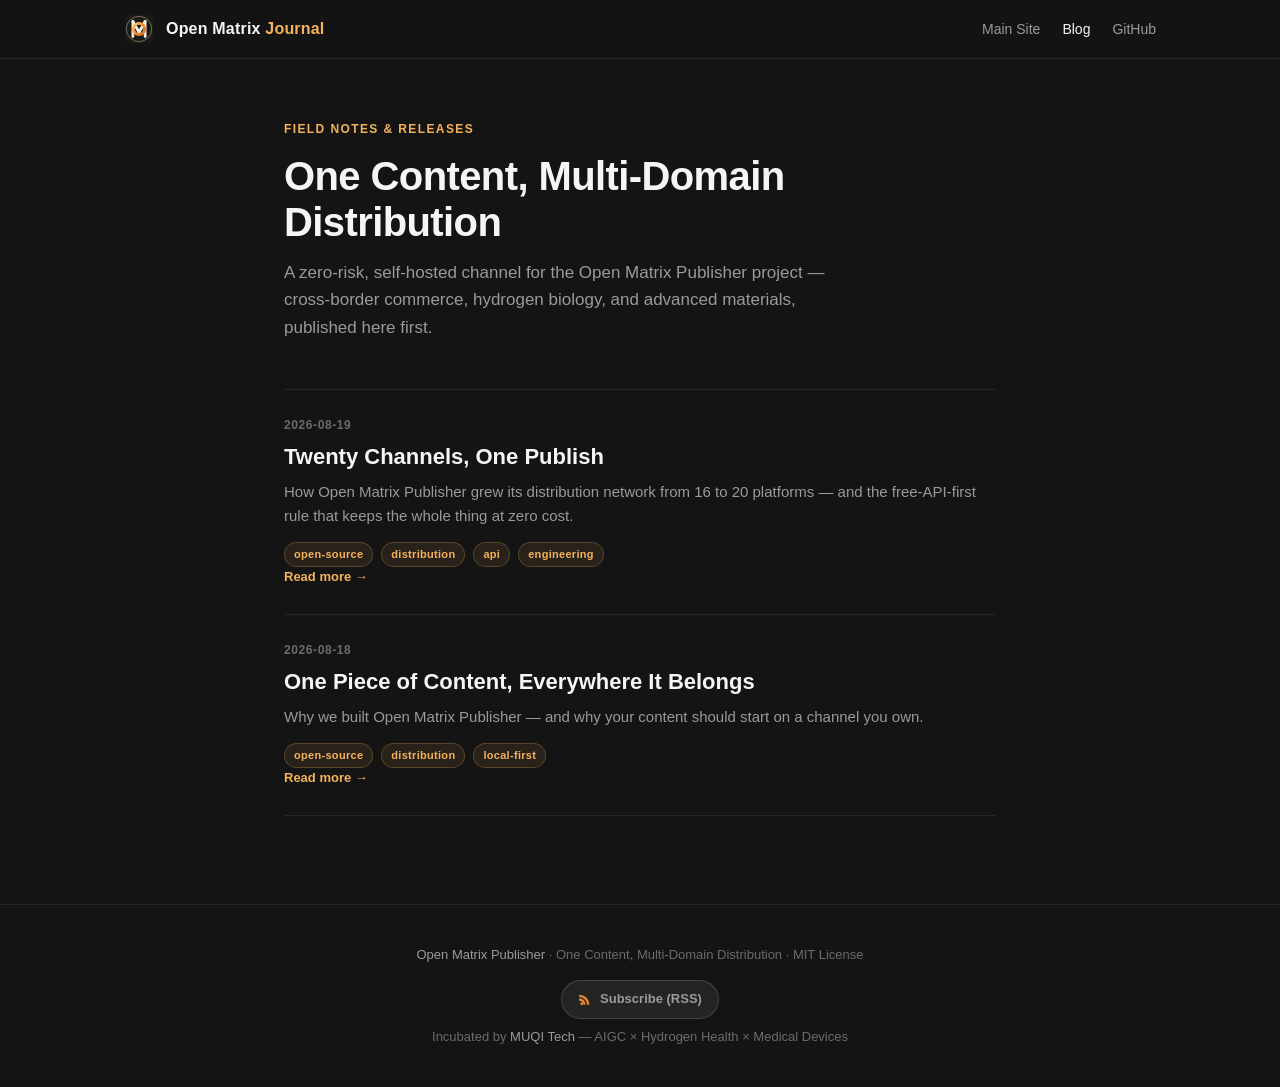
<file: blog/index.html>
<!DOCTYPE html>
<html lang="en">
<head>
<meta charset="UTF-8">
<meta name="viewport" content="width=device-width, initial-scale=1.0">
<title>Open Matrix Journal · One Content, Multi-Domain Distribution</title>
<meta name="description" content="A zero-risk, self-hosted journal for Open Matrix Publisher.">
<meta property="og:title" content="Open Matrix Journal · One Content, Multi-Domain Distribution">
<meta property="og:description" content="A zero-risk, self-hosted journal for Open Matrix Publisher.">
<meta property="og:type" content="website">
<link rel="icon" href="../favicon.ico" sizes="any">
<link rel="alternate" type="application/atom+xml" title="Open Matrix Journal · One Content, Multi-Domain Distribution" href="atom.xml">
<link rel="stylesheet" href="assets/blog.css">
</head>
<body>
<header class="site-head">
  <div class="head-inner">
    <a class="brand" href="../index.html">
      <img src="../logo.svg" alt="Open Matrix Publisher" class="brand-logo">
      <span class="brand-name">Open Matrix <em>Journal</em></span>
    </a>
    <nav class="head-nav">
      <a href="../index.html">Main Site</a>
      <a href="index.html" class="active">Blog</a>
      <a href="https://github.com/Martin-MQtech/open-matrix-publisher">GitHub</a>
    </nav>
  </div>
</header>
<main class="wrap">
<div class="journal-head"><span class="journal-kicker">Field Notes &amp; Releases</span><h1 class="journal-title">One Content, Multi-Domain Distribution</h1><p class="journal-desc">A zero-risk, self-hosted channel for the Open Matrix Publisher project — cross-border commerce, hydrogen biology, and advanced materials, published here first.</p></div><div class="post-list"><a class="post-card" href="posts/twenty-channels-one-publish.html"><div class="post-date">2026-08-19</div><h2>Twenty Channels, One Publish</h2><p class="post-desc">How Open Matrix Publisher grew its distribution network from 16 to 20 platforms — and the free-API-first rule that keeps the whole thing at zero cost.</p><div class="post-tags"><span class="tag">open-source</span><span class="tag">distribution</span><span class="tag">api</span><span class="tag">engineering</span></div><div class="read-more">Read more →</div></a><a class="post-card" href="posts/hello-world.html"><div class="post-date">2026-08-18</div><h2>One Piece of Content, Everywhere It Belongs</h2><p class="post-desc">Why we built Open Matrix Publisher — and why your content should start on a channel you own.</p><div class="post-tags"><span class="tag">open-source</span><span class="tag">distribution</span><span class="tag">local-first</span></div><div class="read-more">Read more →</div></a></div>
</main>
<footer class="site-foot">
  <p><a href="../index.html">Open Matrix Publisher</a> · One Content, Multi-Domain Distribution · MIT License</p>
  <p class="foot-actions">
    <a class="rss-btn" href="atom.xml">
      <svg viewBox="0 0 24 24" aria-hidden="true"><path d="M6.18 17.82a2.4 2.4 0 1 1 0 4.8 2.4 2.4 0 0 1 0-4.8ZM2 4.5A17.5 17.5 0 0 1 19.5 22h-4.1A13.4 13.4 0 0 0 2 8.6V4.5Zm0 6.3a11.2 11.2 0 0 1 11.2 11.2h-4.1A7.1 7.1 0 0 0 2 14.9v-4.1Z"/></svg>
      Subscribe (RSS)
    </a>
  </p>
  <p class="foot-muted">Incubated by <a href="https://www.emuqi.com">MUQI Tech</a> — AIGC × Hydrogen Health × Medical Devices</p>
</footer>
</body>
</html>
</file>
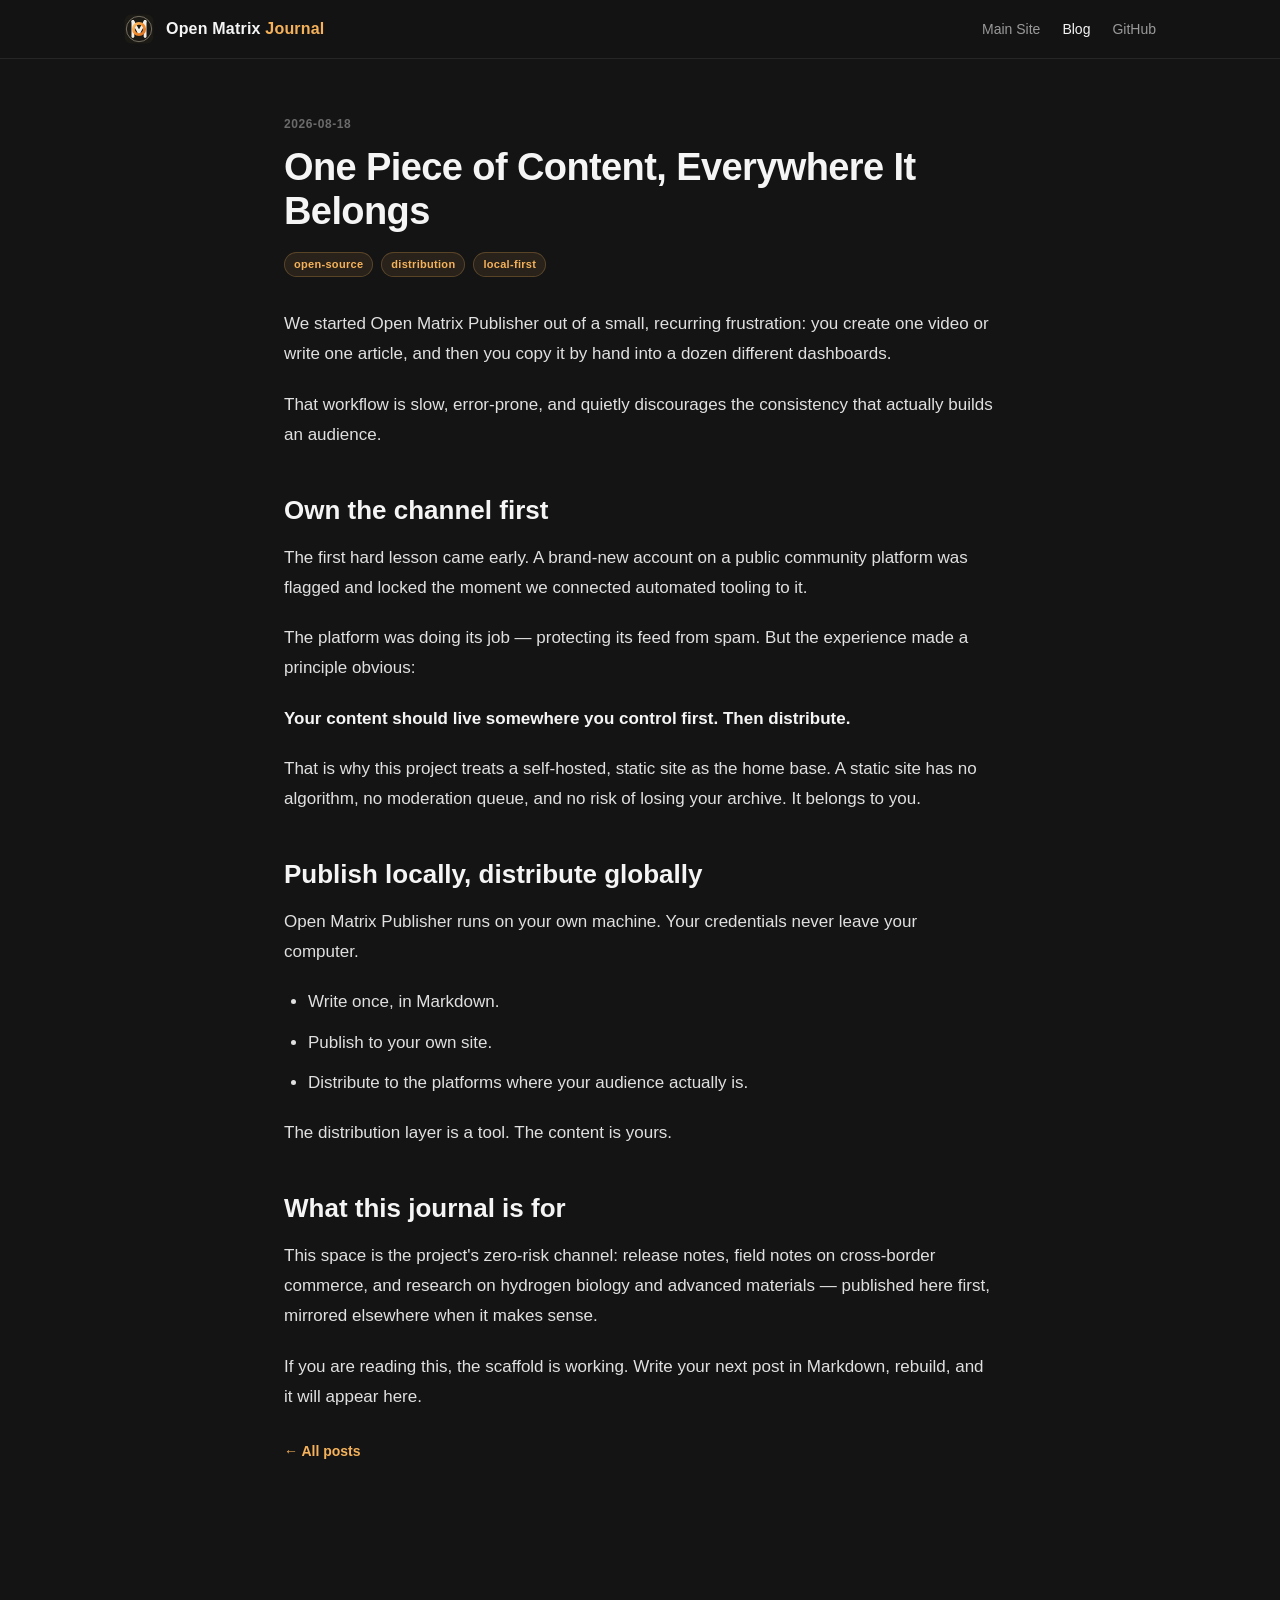
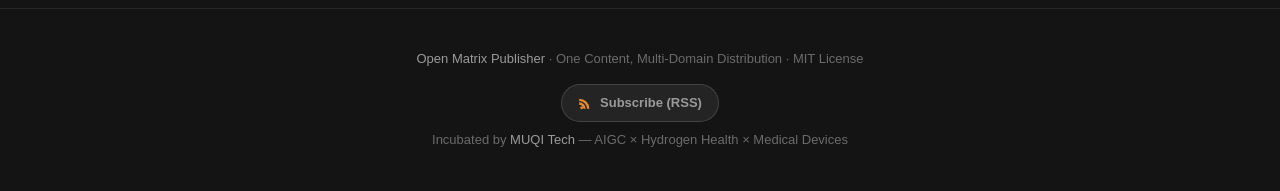
<file: blog/posts/hello-world.html>
<!DOCTYPE html>
<html lang="en">
<head>
<meta charset="UTF-8">
<meta name="viewport" content="width=device-width, initial-scale=1.0">
<title>One Piece of Content, Everywhere It Belongs · Open Matrix Journal</title>
<meta name="description" content="Why we built Open Matrix Publisher — and why your content should start on a channel you own.">
<meta property="og:title" content="One Piece of Content, Everywhere It Belongs · Open Matrix Journal">
<meta property="og:description" content="Why we built Open Matrix Publisher — and why your content should start on a channel you own.">
<meta property="og:type" content="website">
<link rel="icon" href="../../favicon.ico" sizes="any">
<link rel="alternate" type="application/atom+xml" title="One Piece of Content, Everywhere It Belongs · Open Matrix Journal" href="../atom.xml">
<link rel="stylesheet" href="../assets/blog.css">
</head>
<body>
<header class="site-head">
  <div class="head-inner">
    <a class="brand" href="../../index.html">
      <img src="../../logo.svg" alt="Open Matrix Publisher" class="brand-logo">
      <span class="brand-name">Open Matrix <em>Journal</em></span>
    </a>
    <nav class="head-nav">
      <a href="../../index.html">Main Site</a>
      <a href="../index.html" class="active">Blog</a>
      <a href="https://github.com/Martin-MQtech/open-matrix-publisher">GitHub</a>
    </nav>
  </div>
</header>
<main class="wrap">
<article class="article"><div class="post-date">2026-08-18</div><h1>One Piece of Content, Everywhere It Belongs</h1><div class="post-tags"><span class="tag">open-source</span><span class="tag">distribution</span><span class="tag">local-first</span></div><div class="article-body"><p>We started Open Matrix Publisher out of a small, recurring frustration: you create one video or write one article, and then you copy it by hand into a dozen different dashboards.</p>
<p>That workflow is slow, error-prone, and quietly discourages the consistency that actually builds an audience.</p>
<h2>Own the channel first</h2>
<p>The first hard lesson came early. A brand-new account on a public community platform was flagged and locked the moment we connected automated tooling to it.</p>
<p>The platform was doing its job — protecting its feed from spam. But the experience made a principle obvious:</p>
<p><strong>Your content should live somewhere you control first. Then distribute.</strong></p>
<p>That is why this project treats a self-hosted, static site as the home base. A static site has no algorithm, no moderation queue, and no risk of losing your archive. It belongs to you.</p>
<h2>Publish locally, distribute globally</h2>
<p>Open Matrix Publisher runs on your own machine. Your credentials never leave your computer.</p>
<ul>
<li>Write once, in Markdown.</li>
<li>Publish to your own site.</li>
<li>Distribute to the platforms where your audience actually is.</li>
</ul>
<p>The distribution layer is a tool. The content is yours.</p>
<h2>What this journal is for</h2>
<p>This space is the project's zero-risk channel: release notes, field notes on cross-border commerce, and research on hydrogen biology and advanced materials — published here first, mirrored elsewhere when it makes sense.</p>
<p>If you are reading this, the scaffold is working. Write your next post in Markdown, rebuild, and it will appear here.</p></div><a class="back-link" href="../index.html">All posts</a></article>
</main>
<footer class="site-foot">
  <p><a href="../../index.html">Open Matrix Publisher</a> · One Content, Multi-Domain Distribution · MIT License</p>
  <p class="foot-actions">
    <a class="rss-btn" href="../atom.xml">
      <svg viewBox="0 0 24 24" aria-hidden="true"><path d="M6.18 17.82a2.4 2.4 0 1 1 0 4.8 2.4 2.4 0 0 1 0-4.8ZM2 4.5A17.5 17.5 0 0 1 19.5 22h-4.1A13.4 13.4 0 0 0 2 8.6V4.5Zm0 6.3a11.2 11.2 0 0 1 11.2 11.2h-4.1A7.1 7.1 0 0 0 2 14.9v-4.1Z"/></svg>
      Subscribe (RSS)
    </a>
  </p>
  <p class="foot-muted">Incubated by <a href="https://www.emuqi.com">MUQI Tech</a> — AIGC × Hydrogen Health × Medical Devices</p>
</footer>
</body>
</html>
</file>
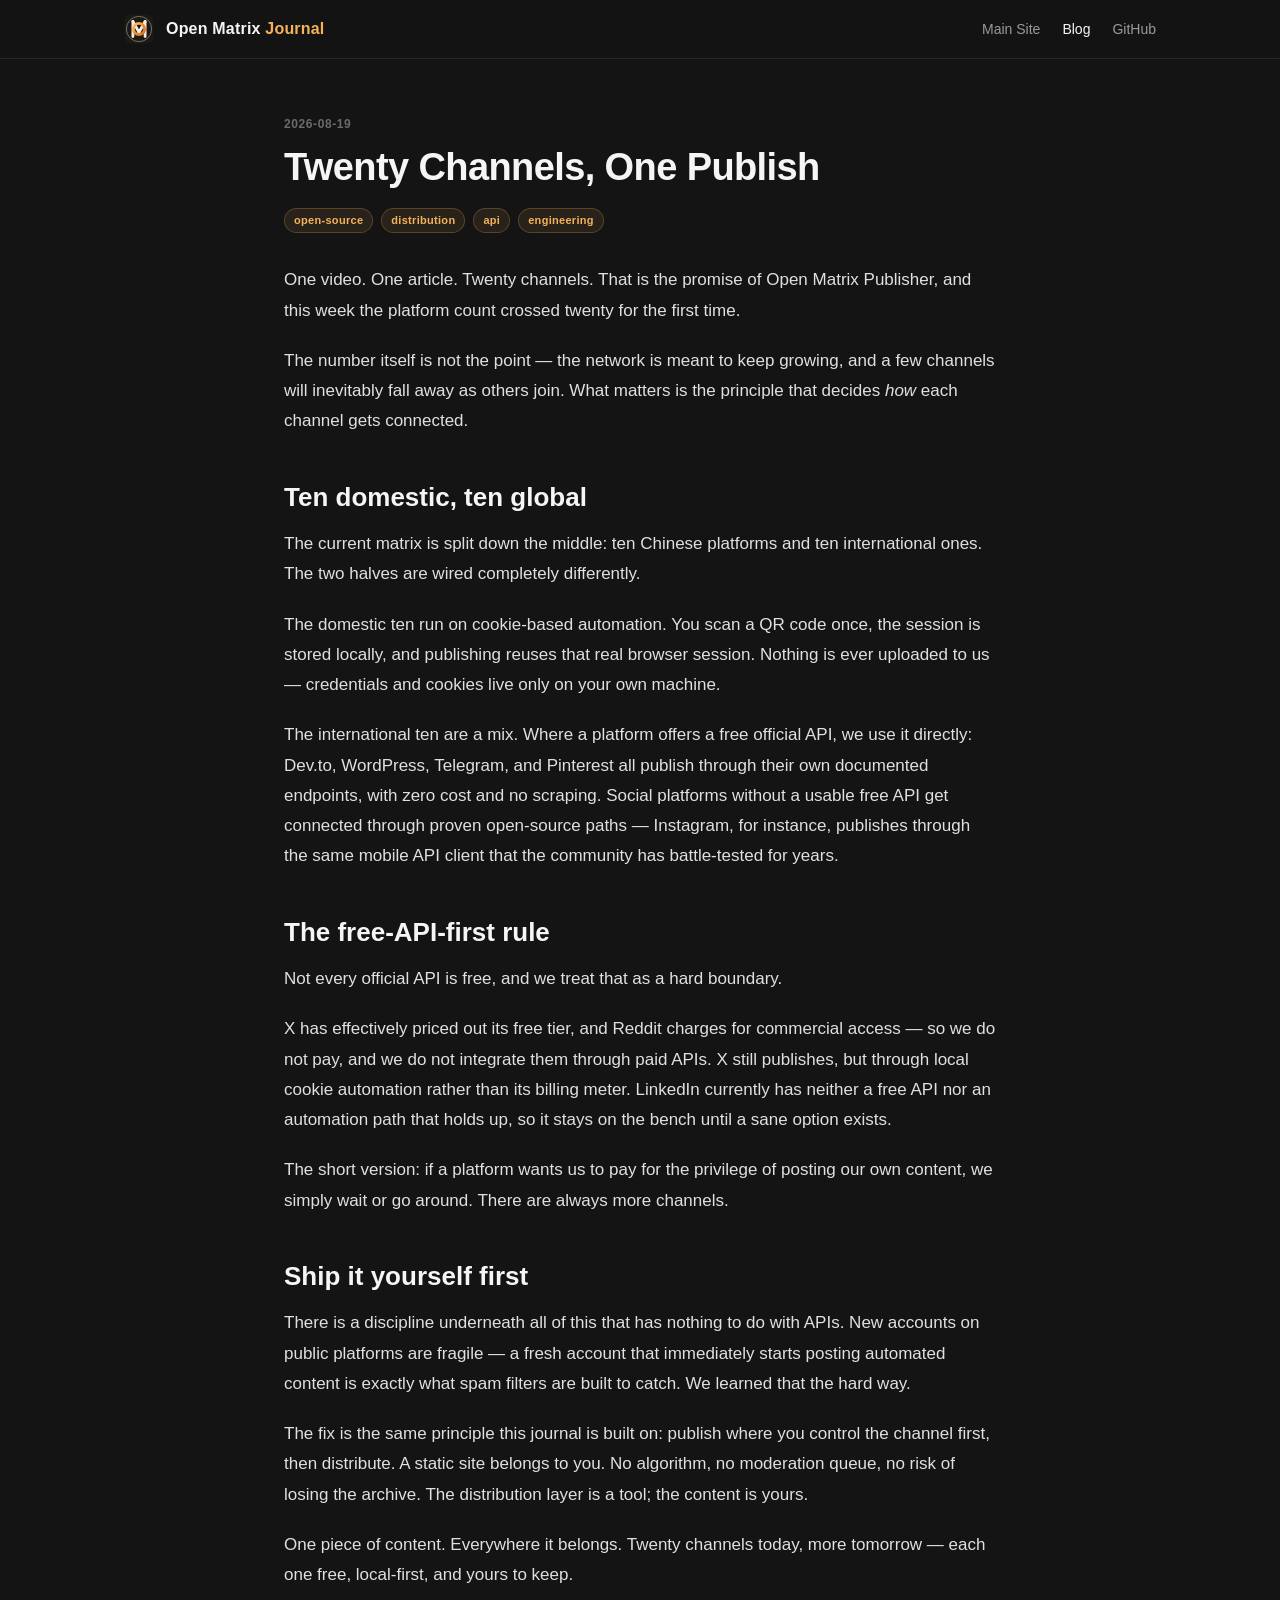
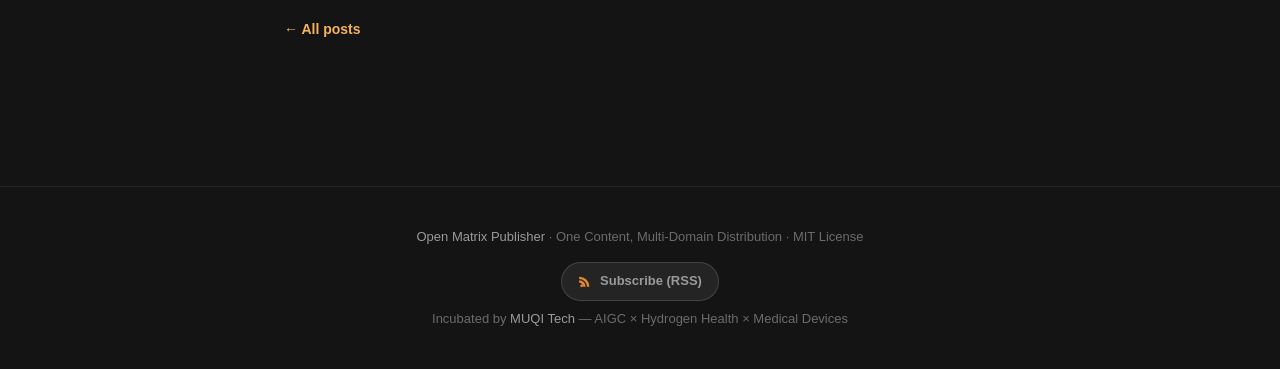
<file: blog/posts/twenty-channels-one-publish.html>
<!DOCTYPE html>
<html lang="en">
<head>
<meta charset="UTF-8">
<meta name="viewport" content="width=device-width, initial-scale=1.0">
<title>Twenty Channels, One Publish · Open Matrix Journal</title>
<meta name="description" content="How Open Matrix Publisher grew its distribution network from 16 to 20 platforms — and the free-API-first rule that keeps the whole thing at zero cost.">
<meta property="og:title" content="Twenty Channels, One Publish · Open Matrix Journal">
<meta property="og:description" content="How Open Matrix Publisher grew its distribution network from 16 to 20 platforms — and the free-API-first rule that keeps the whole thing at zero cost.">
<meta property="og:type" content="website">
<link rel="icon" href="../../favicon.ico" sizes="any">
<link rel="alternate" type="application/atom+xml" title="Twenty Channels, One Publish · Open Matrix Journal" href="../atom.xml">
<link rel="stylesheet" href="../assets/blog.css">
</head>
<body>
<header class="site-head">
  <div class="head-inner">
    <a class="brand" href="../../index.html">
      <img src="../../logo.svg" alt="Open Matrix Publisher" class="brand-logo">
      <span class="brand-name">Open Matrix <em>Journal</em></span>
    </a>
    <nav class="head-nav">
      <a href="../../index.html">Main Site</a>
      <a href="../index.html" class="active">Blog</a>
      <a href="https://github.com/Martin-MQtech/open-matrix-publisher">GitHub</a>
    </nav>
  </div>
</header>
<main class="wrap">
<article class="article"><div class="post-date">2026-08-19</div><h1>Twenty Channels, One Publish</h1><div class="post-tags"><span class="tag">open-source</span><span class="tag">distribution</span><span class="tag">api</span><span class="tag">engineering</span></div><div class="article-body"><p>One video. One article. Twenty channels. That is the promise of Open Matrix Publisher, and this week the platform count crossed twenty for the first time.</p>
<p>The number itself is not the point — the network is meant to keep growing, and a few channels will inevitably fall away as others join. What matters is the principle that decides <em>how</em> each channel gets connected.</p>
<h2>Ten domestic, ten global</h2>
<p>The current matrix is split down the middle: ten Chinese platforms and ten international ones. The two halves are wired completely differently.</p>
<p>The domestic ten run on cookie-based automation. You scan a QR code once, the session is stored locally, and publishing reuses that real browser session. Nothing is ever uploaded to us — credentials and cookies live only on your own machine.</p>
<p>The international ten are a mix. Where a platform offers a free official API, we use it directly: Dev.to, WordPress, Telegram, and Pinterest all publish through their own documented endpoints, with zero cost and no scraping. Social platforms without a usable free API get connected through proven open-source paths — Instagram, for instance, publishes through the same mobile API client that the community has battle-tested for years.</p>
<h2>The free-API-first rule</h2>
<p>Not every official API is free, and we treat that as a hard boundary.</p>
<p>X has effectively priced out its free tier, and Reddit charges for commercial access — so we do not pay, and we do not integrate them through paid APIs. X still publishes, but through local cookie automation rather than its billing meter. LinkedIn currently has neither a free API nor an automation path that holds up, so it stays on the bench until a sane option exists.</p>
<p>The short version: if a platform wants us to pay for the privilege of posting our own content, we simply wait or go around. There are always more channels.</p>
<h2>Ship it yourself first</h2>
<p>There is a discipline underneath all of this that has nothing to do with APIs. New accounts on public platforms are fragile — a fresh account that immediately starts posting automated content is exactly what spam filters are built to catch. We learned that the hard way.</p>
<p>The fix is the same principle this journal is built on: publish where you control the channel first, then distribute. A static site belongs to you. No algorithm, no moderation queue, no risk of losing the archive. The distribution layer is a tool; the content is yours.</p>
<p>One piece of content. Everywhere it belongs. Twenty channels today, more tomorrow — each one free, local-first, and yours to keep.</p></div><a class="back-link" href="../index.html">All posts</a></article>
</main>
<footer class="site-foot">
  <p><a href="../../index.html">Open Matrix Publisher</a> · One Content, Multi-Domain Distribution · MIT License</p>
  <p class="foot-actions">
    <a class="rss-btn" href="../atom.xml">
      <svg viewBox="0 0 24 24" aria-hidden="true"><path d="M6.18 17.82a2.4 2.4 0 1 1 0 4.8 2.4 2.4 0 0 1 0-4.8ZM2 4.5A17.5 17.5 0 0 1 19.5 22h-4.1A13.4 13.4 0 0 0 2 8.6V4.5Zm0 6.3a11.2 11.2 0 0 1 11.2 11.2h-4.1A7.1 7.1 0 0 0 2 14.9v-4.1Z"/></svg>
      Subscribe (RSS)
    </a>
  </p>
  <p class="foot-muted">Incubated by <a href="https://www.emuqi.com">MUQI Tech</a> — AIGC × Hydrogen Health × Medical Devices</p>
</footer>
</body>
</html>
</file>
<file: blog/assets/blog.css>
/* Open Matrix Journal — static blog stylesheet
   Brand: charcoal/grey + orange-yellow, flat, no glow. See AGENTS.md §1. */

:root {
    --bg: #141414;
    --surface: #1c1c1c;
    --surface-2: #242424;
    --surface-3: #2e2e2e;
    --ink: #f5f5f5;
    --ink-2: #e0e0e0;
    --muted: #9a9a9a;
    --faint: #6b6b6b;
    --line: rgba(255, 255, 255, 0.08);
    --line-2: rgba(255, 255, 255, 0.14);
    --accent: #e8892e;
    --accent-light: #f5b25a;
    --accent-deep: #d6762a;
    --accent-grad: linear-gradient(135deg, #f5b25a 0%, #e8892e 50%, #d6762a 100%);
}

* { box-sizing: border-box; margin: 0; padding: 0; }

html { scroll-behavior: smooth; }

body {
    font-family: -apple-system, BlinkMacSystemFont, "Segoe UI", "Helvetica Neue",
                 Arial, "PingFang SC", "Microsoft YaHei", sans-serif;
    background-color: var(--bg);
    color: var(--ink);
    line-height: 1.6;
    -webkit-font-smoothing: antialiased;
    text-rendering: optimizeLegibility;
}

a { color: var(--accent-light); text-decoration: none; transition: opacity 0.18s ease; }
a:hover { opacity: 0.82; }

/* ---------- Header ---------- */
.site-head {
    position: sticky; top: 0; z-index: 1000;
    background: rgba(20, 20, 20, 0.92);
    backdrop-filter: blur(12px);
    -webkit-backdrop-filter: blur(12px);
    border-bottom: 1px solid var(--line);
}
.head-inner {
    max-width: 1080px; margin: 0 auto; padding: 14px 24px;
    display: flex; justify-content: space-between; align-items: center;
}
.brand { display: flex; align-items: center; gap: 12px; color: var(--ink); }
.brand:hover { opacity: 1; }
.brand-logo { width: 30px; height: 30px; border-radius: 7px; }
.brand-name { font-size: 16px; font-weight: 700; letter-spacing: 0.2px; }
.brand-name em { font-style: normal; color: var(--accent-light); }
.head-nav { display: flex; align-items: center; gap: 22px; font-size: 14px; font-weight: 500; }
.head-nav a { color: var(--muted); }
.head-nav a:hover { color: var(--ink); opacity: 1; }
.head-nav a.active { color: var(--ink); }

/* ---------- Layout ---------- */
.wrap { max-width: 760px; margin: 0 auto; padding: 56px 24px 88px; }

/* ---------- Homepage ---------- */
.journal-head { margin-bottom: 48px; }
.journal-kicker {
    display: inline-block; font-size: 12px; font-weight: 600; letter-spacing: 1.4px;
    text-transform: uppercase; color: var(--accent-light); margin-bottom: 14px;
}
.journal-title {
    font-size: 40px; font-weight: 800; line-height: 1.15; letter-spacing: -0.6px;
    margin-bottom: 14px;
}
.journal-desc { font-size: 17px; color: var(--muted); max-width: 560px; }

.post-list { display: flex; flex-direction: column; }
.post-card {
    display: block; color: inherit; padding: 26px 0;
    border-bottom: 1px solid var(--line); transition: transform 0.18s ease;
}
.post-card:first-of-type { border-top: 1px solid var(--line); }
.post-card:hover { transform: translateX(4px); color: inherit; opacity: 1; }
.post-card .post-date {
    font-size: 12px; font-weight: 600; letter-spacing: 0.6px; text-transform: uppercase;
    color: var(--faint); margin-bottom: 8px;
}
.post-card h2 { font-size: 22px; font-weight: 700; line-height: 1.3; margin-bottom: 8px; color: var(--ink); }
.post-card:hover h2 { color: var(--accent-light); }
.post-card .post-desc { font-size: 15px; color: var(--muted); margin-bottom: 14px; }
.post-tags { display: flex; flex-wrap: wrap; gap: 8px; }
.tag {
    font-size: 11px; font-weight: 600; letter-spacing: 0.3px;
    color: var(--accent-light); background: rgba(245, 178, 90, 0.09);
    border: 1px solid rgba(245, 178, 90, 0.24);
    padding: 3px 9px; border-radius: 20px;
}
.read-more { font-size: 13px; font-weight: 600; color: var(--accent-light); }

/* ---------- Article ---------- */
.article { margin-bottom: 56px; }
.article .post-date {
    font-size: 12px; font-weight: 600; letter-spacing: 0.6px; text-transform: uppercase;
    color: var(--faint); margin-bottom: 12px;
}
.article h1 {
    font-size: 38px; font-weight: 800; line-height: 1.15; letter-spacing: -0.6px;
    margin-bottom: 18px;
}
.article .post-tags { margin-bottom: 32px; }
.article-body { font-size: 17px; line-height: 1.78; color: var(--ink-2); }
.article-body h2 {
    font-size: 26px; font-weight: 700; color: var(--ink);
    margin: 44px 0 16px; line-height: 1.25;
}
.article-body h3 {
    font-size: 21px; font-weight: 700; color: var(--ink);
    margin: 34px 0 12px; line-height: 1.25;
}
.article-body p { margin-bottom: 20px; }
.article-body a { border-bottom: 1px solid rgba(245, 178, 90, 0.4); }
.article-body strong { color: var(--ink); font-weight: 700; }
.article-body ul, .article-body ol { margin: 0 0 20px 24px; }
.article-body li { margin-bottom: 10px; }
.article-body blockquote {
    margin: 28px 0; padding: 18px 22px;
    border-left: 3px solid var(--accent);
    background: var(--surface); border-radius: 0 10px 10px 0;
    color: var(--ink-2); font-style: italic;
}
.article-body blockquote p { margin-bottom: 0; }
.article-body code {
    font-family: "SF Mono", "JetBrains Mono", Menlo, Consolas, monospace;
    font-size: 0.86em; background: var(--surface-2); color: var(--accent-light);
    padding: 2px 6px; border-radius: 5px;
}
.article-body pre {
    background: var(--surface-2); border: 1px solid var(--line);
    border-radius: 10px; padding: 18px 20px; overflow-x: auto;
    margin: 0 0 22px;
}
.article-body pre code { background: none; padding: 0; color: var(--ink-2); font-size: 14px; }
.article-body img { max-width: 100%; height: auto; border-radius: 10px; margin: 8px 0 22px; }

.back-link { display: inline-block; font-size: 14px; font-weight: 600; margin-top: 8px; }
.back-link::before { content: "← "; }

/* ---------- Footer ---------- */
.site-foot {
    border-top: 1px solid var(--line); padding: 40px 24px;
    text-align: center; font-size: 13px; color: var(--faint);
}
.site-foot a { color: var(--muted); }
.foot-actions { margin-top: 14px; }
.rss-btn {
    display: inline-flex; align-items: center; gap: 8px;
    font-size: 13px; font-weight: 600; color: var(--ink);
    background: var(--surface-2); border: 1px solid var(--line-2);
    padding: 8px 16px; border-radius: 22px;
    transition: border-color 0.18s ease, background 0.18s ease, color 0.18s ease;
}
.rss-btn svg { width: 14px; height: 14px; fill: var(--accent); flex-shrink: 0; }
.rss-btn:hover {
    background: var(--surface-3); border-color: var(--accent);
    color: var(--accent-light); opacity: 1;
}
.site-foot .foot-muted { margin-top: 8px; }

/* ---------- Responsive ---------- */
@media (max-width: 720px) {
    .journal-title { font-size: 30px; }
    .article h1 { font-size: 28px; }
    .article-body { font-size: 16px; }
    .head-nav { gap: 14px; font-size: 13px; }
}
</file>
